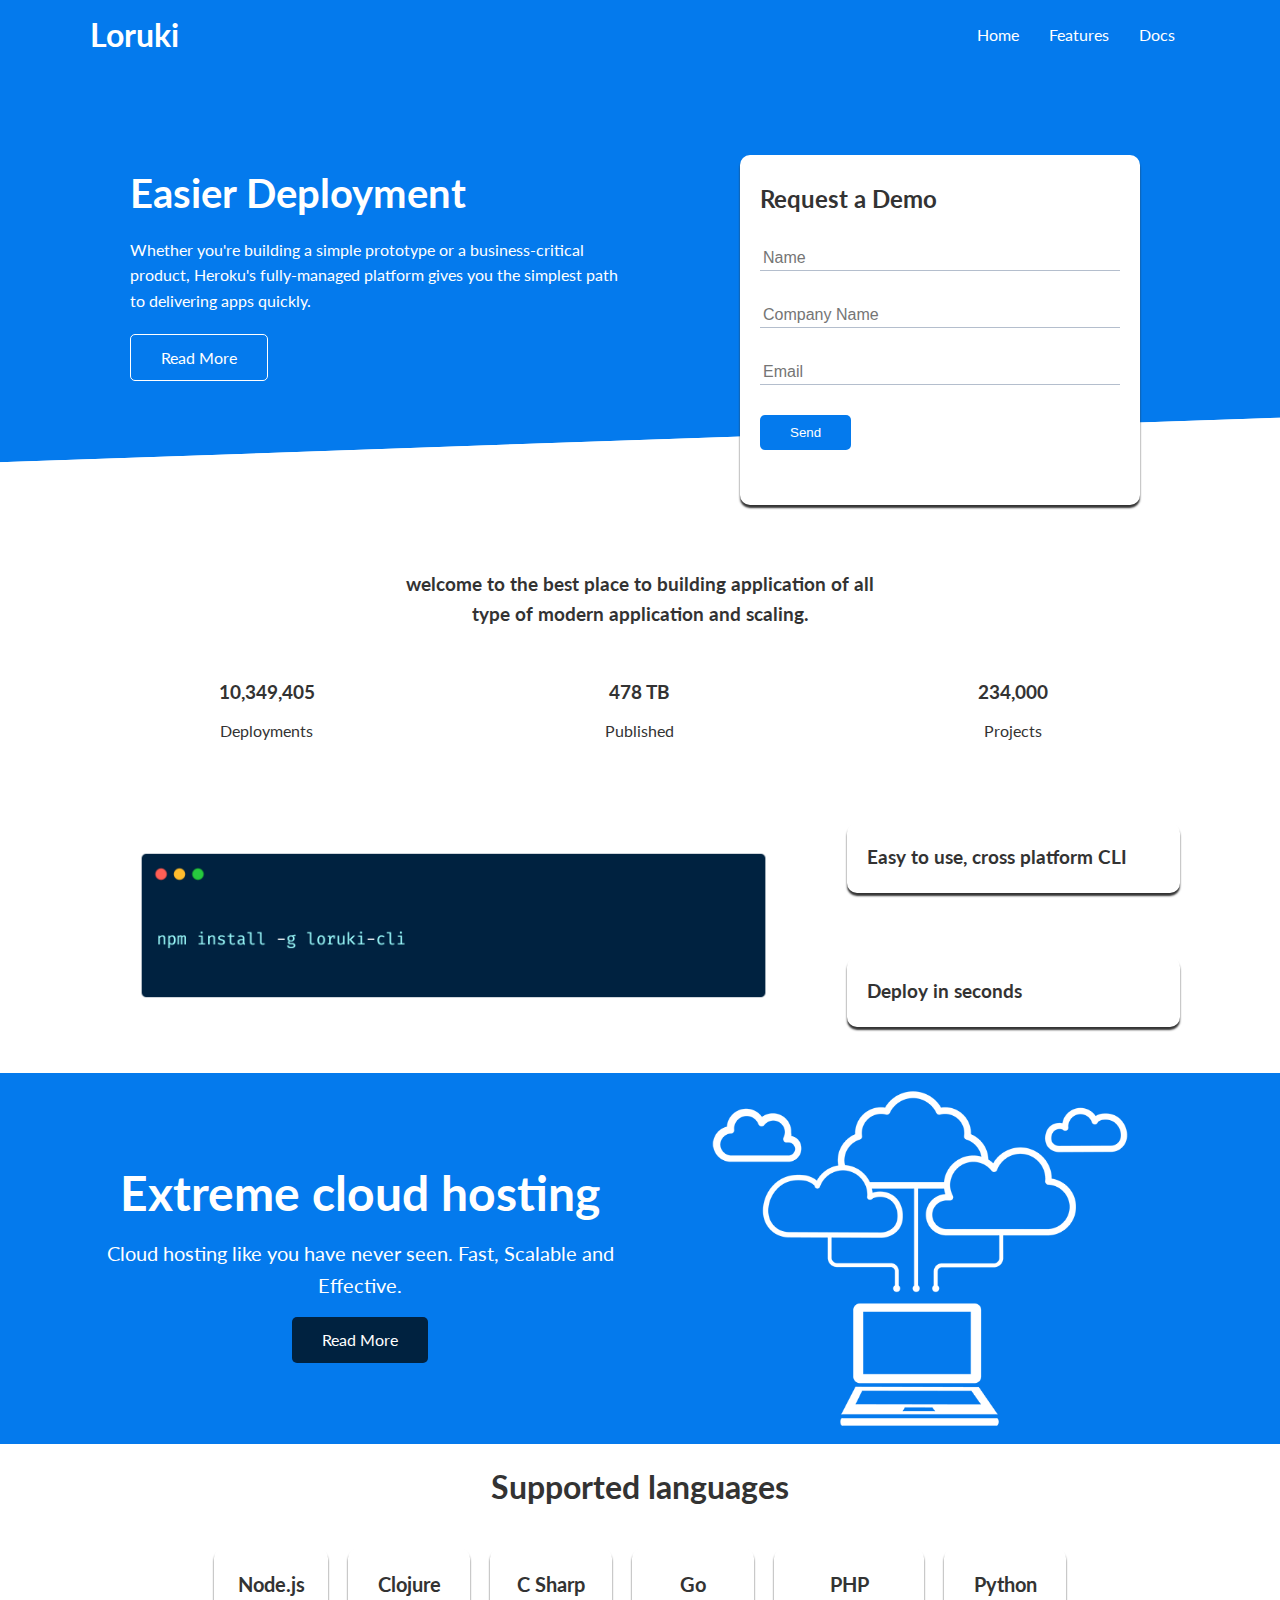
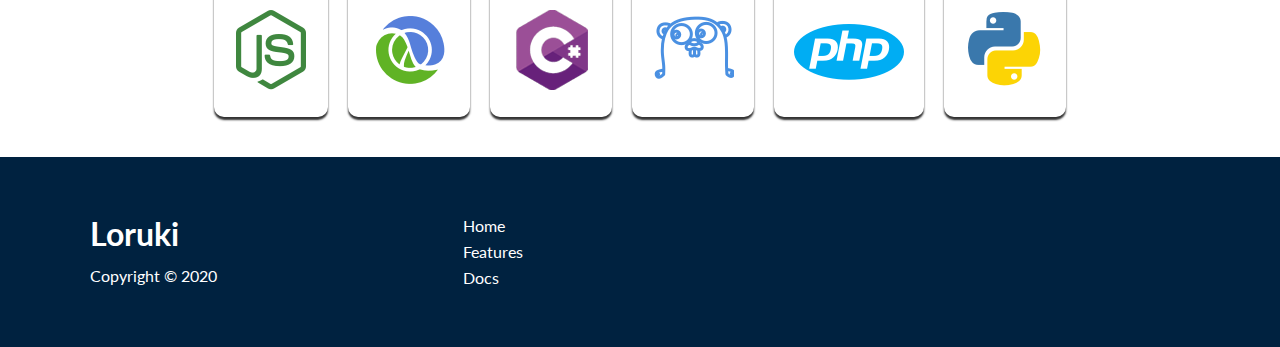
<file: index.html>
<!DOCTYPE html>
<html lang="en">
<head>
    <meta charset="UTF-8">
    <meta http-equiv="X-UA-Compatible" content="IE=edge">
    <meta name="viewport" content="width=device-width, initial-scale=1.0">
    <link rel="stylesheet" href="css/style.css">
    <link rel="stylesheet" href="https://cdnjs.cloudflare.com/ajax/libs/font-awesome/6.0.0-beta2/css/all.min.css" integrity="sha512-YWzhKL2whUzgiheMoBFwW8CKV4qpHQAEuvilg9FAn5VJUDwKZZxkJNuGM4XkWuk94WCrrwslk8yWNGmY1EduTA==" crossorigin="anonymous" referrerpolicy="no-referrer" />
    <title>Loruki Website | Cloud hosting for everyone</title>
</head>
<body>
    <!-- Navbar -->
<div class="navbar">
    <div class="container flex">
        <h1 class="logo">Loruki</h1>
        <nav>
            <ul>
                <li><a href="index.html">Home</a></li>
                <li><a href="features.html">Features</a></li>
                <li><a href="docs.html">Docs</a></li>
            </ul>
        </nav>
    </div>
</div>

<!-- Showcase -->

<section class="showcase">
    <div class="container grid">
        <div class="showcase-text">
            <h1>Easier Deployment</h1>
            <p>Whether you're building a simple prototype or a business-critical product, Heroku's fully-managed platform gives you the simplest path to delivering apps quickly.</p>
            <a href="features.html" class="btn btn-outline">Read More</a>
        </div>
        <div class="showcase-form card">
            <h2>Request a Demo</h2>
            <form>
                <div class="form-control">
                    <input type="text" name="name" placeholder="Name" required>
                </div>
                <div class="form-control">
                    <input type="text" name="company" placeholder="Company Name" required>
                </div>
                <div class="form-control">
                    <input type="email" name="email" placeholder="Email" required>
                </div>
                <input type="submit" value="Send" class="btn btn-primary">
            </form>

        </div>
    </div>
</section>

<!-- Stats -->

<section class="stats">
    <div class="container">
        <h3 class="stats-heading text-center my-1">
            welcome to the best place to building application of all type of modern application and scaling.
        </h3>
        <div class="grid-3 text-center my-4">
            <div>
                <i class="fas fa-server fa-3x"></i>
                <h3>10,349,405</h3>
                <p class="text-secondery">Deployments</p>
            </div>
            <div>
                <i class="fas fa-upload fa-3x"></i>
                <h3>478 TB</h3>
                <p class="text-secondery">Published</p>
            </div>
            <div>
                <i class="fas fa-project-diagram fa-3x"></i>
                <h3>234,000</h3>
                <p class="text-secondery">Projects</p>
            </div>
        </div>
    </div>
</section>

<!-- Cli  -->
<section class="cli">
    <div class="container grid">
        <img src="images/cli.png" alt="">
        <div class="card">
            <h3>Easy to use, cross platform CLI</h3>
        </div>
        <div class="card">
            <h3>Deploy in seconds</h3>
        </div>
    </div>
</section>

<!-- Cloud -->

<section class="cloud bg-primary my-2 py-2">
    <div class="container grid">
        <div class="text-center">
            <h2 class="lg">Extreme cloud hosting</h2>
            <p class="lead my-1">Cloud hosting like you have never seen. Fast, Scalable and Effective.</p>
            <a href="features.html" class="btn btn-dark">Read More</a>
        </div>
        <img src="images/cloud.png" alt="">
    </div>
</section>

<!-- languages -->

<section class="languages">
    <h2 class="md text-center my-2">
        Supported languages
    </h2>
    <div class="container flex">
        <div class="card">
            <h4>Node.js</h4>
            <img src="images/logos/node.png" alt="">
        </div>
        <div class="card">
            <h4>Clojure</h4>
            <img src="images/logos/clojure.png" alt="">
        </div>
        <div class="card">
            <h4>C Sharp</h4>
            <img src="images/logos/csharp.png" alt="">
        </div>
        <div class="card">
            <h4>Go</h4>
            <img src="images/logos/go.png" alt="">
        </div>
        <div class="card">
            <h4>PHP</h4>
            <img src="images/logos/php.png" alt="">
        </div>
        <div class="card">
            <h4>Python</h4>
            <img src="images/logos/python.png" alt="">
        </div>
    </div>
</section>

<!-- footer  -->

<footer class="footer bg-dark py-5">
    <div class="container grid-3">
        <div>
            <h1>Loruki</h1>
            <p>Copyright &copy; 2020</p>
        </div>
        <nav>
            <ul>
                <li><a href="index.html">Home</a></li>
                <li><a href="features.html">Features</a></li>
                <li><a href="docs.html">Docs</a></li>
            </ul>
        </nav>
        <div class="social">
            <a href="#"><i class="fab fa-github fa-2x"></i></a>
            <a href="#"><i class="fab fa-facebook fa-2x"></i></a>
            <a href="#"><i class="fab fa-instagram fa-2x"></i></a>
            <a href="#"><i class="fab fa-twitter fa-2x"></i></a>
        </div>
    </div>
</footer>
    
</body>
</html>
</file>
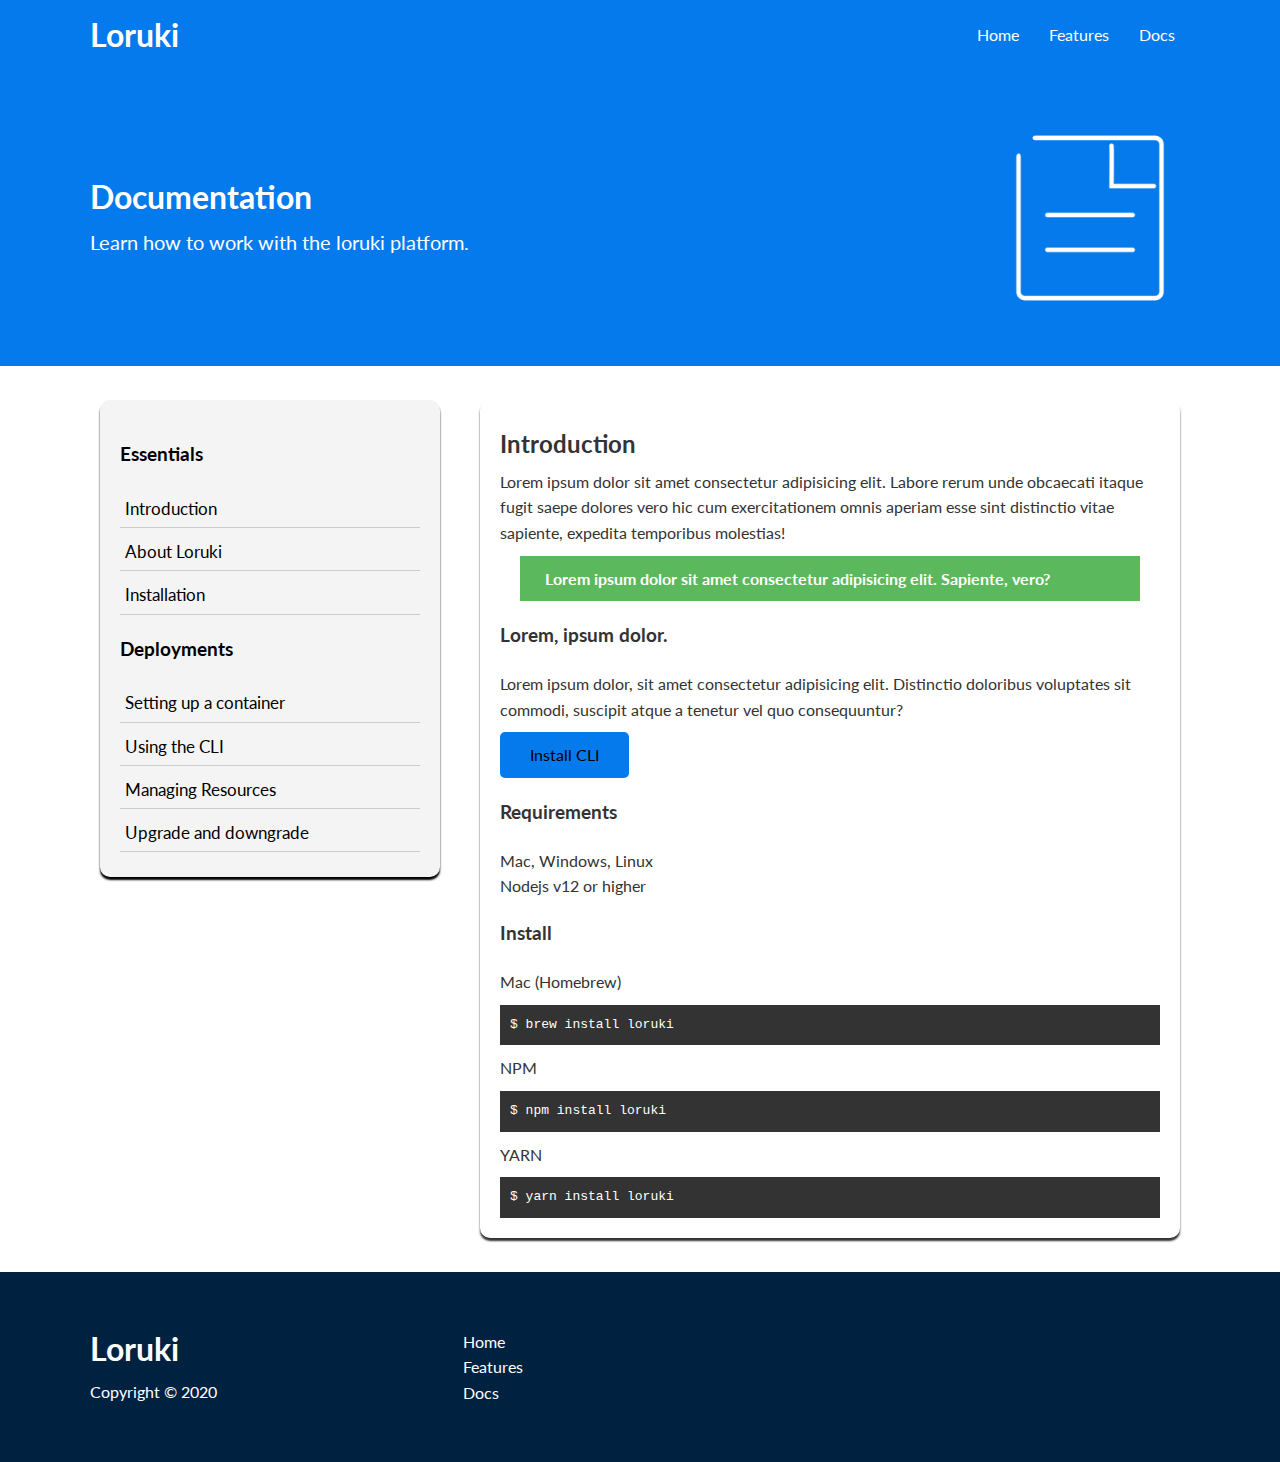
<file: docs.html>
<!DOCTYPE html>
<html lang="en">
<head>
    <meta charset="UTF-8">
    <meta http-equiv="X-UA-Compatible" content="IE=edge">
    <meta name="viewport" content="width=device-width, initial-scale=1.0">
    <link rel="stylesheet" href="css/style.css">
    <link rel="stylesheet" href="https://cdnjs.cloudflare.com/ajax/libs/font-awesome/6.0.0-beta2/css/all.min.css" integrity="sha512-YWzhKL2whUzgiheMoBFwW8CKV4qpHQAEuvilg9FAn5VJUDwKZZxkJNuGM4XkWuk94WCrrwslk8yWNGmY1EduTA==" crossorigin="anonymous" referrerpolicy="no-referrer" />
    <title>Loruki Website | Cloud hosting for everyone</title>
</head>
<body>
    <!-- Navbar -->
<div class="navbar">
    <div class="container flex">
        <h1 class="logo">Loruki</h1>
        <nav>
            <ul>
                <li><a href="index.html">Home</a></li>
                <li><a href="features.html">Features</a></li>
                <li><a href="docs.html">Docs</a></li>
            </ul>
        </nav>
    </div>
</div>

<!-- Docs head -->

<section class="docs-head bg-primary py-5">
    <div class="container grid">
        <div>
            <h1>Documentation</h1>
            <p class="lead">
                Learn how to work with the loruki platform.
            </p>
        </div>
        <img src="images/docs.png" alt="">
    </div>
</section>

<!-- DOcs main  -->

<section class="docs-main my-2">
    <div class="container grid">
        <div class="card bg-light py-3">
            <h3 class="my-2">Essentials</h3>
            <nav>
                <ul>
                    <li><a href="#">Introduction</a></li>
                    <li><a href="#">About Loruki</a></li>
                    <li><a href="#">Installation</a></li>
                </ul>
            </nav>
            <h3 class="my-2">Deployments</h3>
            <nav>
                <ul>
                    <li><a href="#">Setting up a container</a></li>
                    <li><a href="#">Using the CLI</a></li>
                    <li><a href="#">Managing Resources</a></li>
                    <li><a href="#">Upgrade and downgrade</a></li>
                </ul>
            </nav>
        </div>
        <div class="card">
            <h2>Introduction</h2>
            <p>Lorem ipsum dolor sit amet consectetur adipisicing elit. Labore rerum unde obcaecati itaque fugit saepe dolores vero hic cum exercitationem omnis aperiam esse sint distinctio vitae sapiente, expedita temporibus molestias!</p>
            <div class="alert alert-sucess">
                <i class="fas fa-info"></i>
                Lorem ipsum dolor sit amet consectetur adipisicing elit. Sapiente, vero?
            </div>
            <h3>Lorem, ipsum dolor.</h3>
            <p>Lorem ipsum dolor, sit amet consectetur adipisicing elit. Distinctio doloribus voluptates sit commodi, suscipit atque a tenetur vel quo consequuntur?</p>
            <a href="#" class="btn btn-primary">Install CLI</a>
            <h3>Requirements</h3>
            <ul>
                <li>Mac, Windows, Linux</li>
                <li>Nodejs v12 or higher</li>
            </ul>
            <h3>Install</h3>
            <p>Mac (Homebrew)</p>
            <pre><code>$ brew install loruki</code></pre>
            <p>NPM</p>
            <pre><code>$ npm install loruki</code></pre>
            <p>YARN</p>
            <pre><code>$ yarn install loruki</code></pre>

        </div>
    </div>
</section>

<!-- footer  -->

<footer class="footer bg-dark py-5">
    <div class="container grid-3">
        <div>
            <h1>Loruki</h1>
            <p>Copyright &copy; 2020</p>
        </div>
        <nav>
            <ul>
                <li><a href="index.html">Home</a></li>
                <li><a href="features.html">Features</a></li>
                <li><a href="docs.html">Docs</a></li>
            </ul>
        </nav>
        <div class="social">
            <a href="#"><i class="fab fa-github fa-2x"></i></a>
            <a href="#"><i class="fab fa-facebook fa-2x"></i></a>
            <a href="#"><i class="fab fa-instagram fa-2x"></i></a>
            <a href="#"><i class="fab fa-twitter fa-2x"></i></a>
        </div>
    </div>
</footer>
    
</body>
</html>
</file>
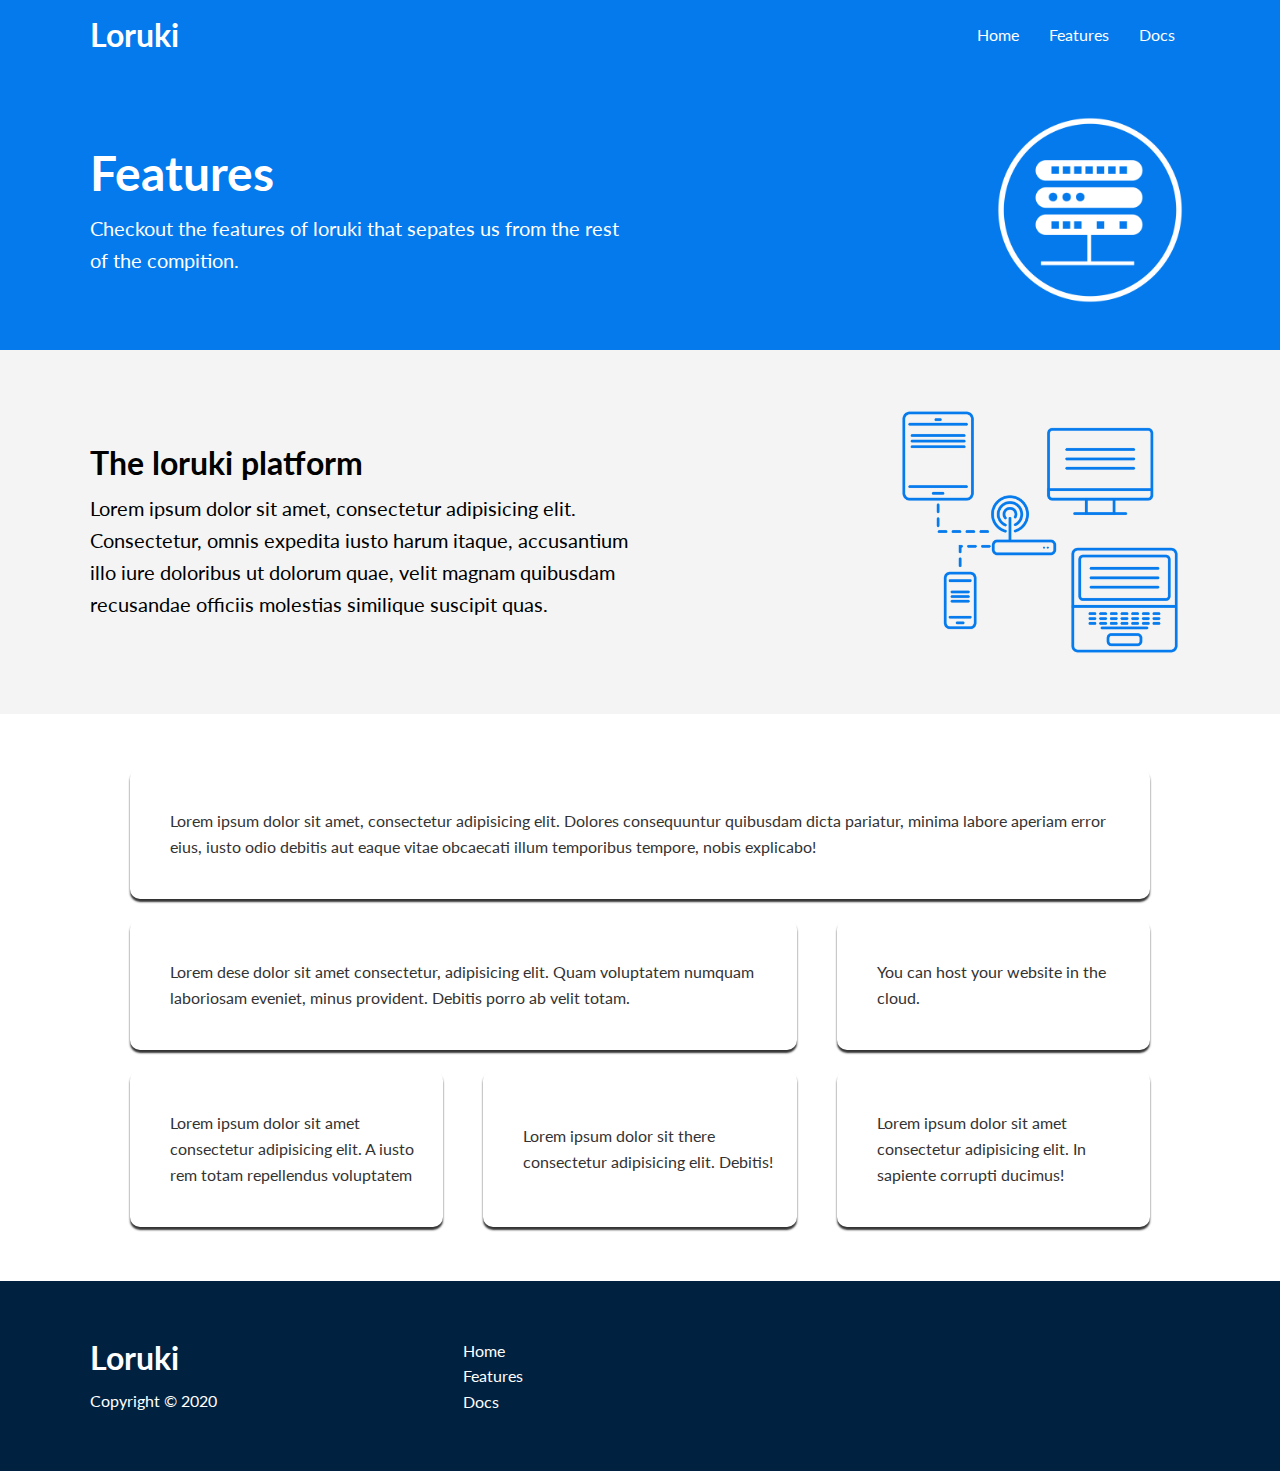
<file: features.html>
<!DOCTYPE html>
<html lang="en">
<head>
    <meta charset="UTF-8">
    <meta http-equiv="X-UA-Compatible" content="IE=edge">
    <meta name="viewport" content="width=device-width, initial-scale=1.0">
    <link rel="stylesheet" href="css/style.css">
    <link rel="stylesheet" href="https://cdnjs.cloudflare.com/ajax/libs/font-awesome/6.0.0-beta2/css/all.min.css" integrity="sha512-YWzhKL2whUzgiheMoBFwW8CKV4qpHQAEuvilg9FAn5VJUDwKZZxkJNuGM4XkWuk94WCrrwslk8yWNGmY1EduTA==" crossorigin="anonymous" referrerpolicy="no-referrer" />
    <title>Loruki Website | Cloud hosting for everyone</title>
</head>
<body>
    <!-- Navbar -->
<div class="navbar">
    <div class="container flex">
        <h1 class="logo">Loruki</h1>
        <nav>
            <ul>
                <li><a href="index.html">Home</a></li>
                <li><a href="features.html">Features</a></li>
                <li><a href="docs.html">Docs</a></li>
            </ul>
        </nav>
    </div>
</div>

<!-- features -->

<section class="features bg-primary">
    <div class="container grid">
        <div>
            <h1>Features</h1>
            <p class="lead">
                Checkout the features of loruki that sepates us from the rest of the compition.
            </p>
        </div>
        <img src="images/server.png" alt="">
    </div>
</section>

<!-- sub-features  -->

<section class="sub-features bg-light py-4">
    <div class="container grid ">
        <div>
            <h1>The loruki platform</h1>
            <p class="lead">
                Lorem ipsum dolor sit amet, consectetur adipisicing elit. Consectetur, omnis expedita iusto harum itaque, accusantium illo iure doloribus ut dolorum quae, velit magnam quibusdam recusandae officiis molestias similique suscipit quas.
            </p>
        </div>
        <img src="images/server2.png" alt="">

    </div>
</section>

<!-- features-main  -->

<section class="features-main my-2">
    <div class="container grid-3">
        <div class="card flex">
            <i class="fas fa-server fa-3x"></i>
            <p>Lorem ipsum dolor sit amet, consectetur adipisicing elit. Dolores consequuntur quibusdam dicta pariatur, minima labore aperiam error eius, iusto odio debitis aut eaque vitae obcaecati illum temporibus tempore, nobis explicabo!</p>
        </div>
        <div class="card flex">
            <i class="fas fa-cloud fa-3x"></i>
            <p>Lorem dese dolor sit amet consectetur, adipisicing elit. Quam voluptatem numquam laboriosam eveniet, minus provident. Debitis porro ab velit totam.</p>
        </div>
        <div class="card flex">
            <i class="fas fa-leaf fa-3x"></i>
            <p>You can host your website in the cloud. </p>
        </div>
        <div class="card flex">
            <i class="fas fa-podcast fa-3x"></i>
            <p>Lorem ipsum dolor sit amet consectetur adipisicing elit. A iusto rem totam repellendus voluptatem </p>
        </div>
        <div class="card flex">
            <i class="fas fa-database fa-3x"></i>
            <p>Lorem ipsum dolor sit there consectetur adipisicing elit. Debitis!</p>
        </div>
        <div class="card flex">
            <i class="fas fa-globe fa-3x"></i>
            <p>Lorem ipsum dolor sit amet consectetur adipisicing elit. In sapiente corrupti ducimus!</p>
        </div>
    </div>

</section>
<!-- footer  -->

<footer class="footer bg-dark py-5">
    <div class="container grid-3">
        <div>
            <h1>Loruki</h1>
            <p>Copyright &copy; 2020</p>
        </div>
        <nav>
            <ul>
                <li><a href="index.html">Home</a></li>
                <li><a href="features.html">Features</a></li>
                <li><a href="docs.html">Docs</a></li>
            </ul>
        </nav>
        <div class="social">
            <a href="#"><i class="fab fa-github fa-2x"></i></a>
            <a href="#"><i class="fab fa-facebook fa-2x"></i></a>
            <a href="#"><i class="fab fa-instagram fa-2x"></i></a>
            <a href="#"><i class="fab fa-twitter fa-2x"></i></a>
        </div>
    </div>
</footer>
    
</body>
</html>
</file>
<file: css/style.css>
@import url('https://fonts.googleapis.com/css2?family=Lato:wght@300&display=swap');

:root{
    --primary-color:#047aed;
    --secondary-color:#1c3fae;
    --dark-color:#002240;
    --success-color:#5cb85c;
    --light-color:#f4f4f4;
}

*{
    box-sizing: border-box;
    padding:0;
    margin:0;
}

body{
    font-family: 'Lato', sans-serif;
    color:#333;
    line-height: 1.6;
}

ul{
    list-style-type: none;
}
a{
    text-decoration: none;
    color:#333;
}
h1,h2{
    line-height: 1.2;
    margin: 10px 0;
}
p{
    margin: 10px 0;
}
img{
    width: 100%;
}
.navbar{
    background-color: #047aed;
    color:#fff;
    height:70px;
}
.navbar ul{
    display: flex;
}
.navbar a{
    color:#fff;
    padding:10px;
    margin: 0 5px;
}
.navbar a:hover{
    border-bottom: 2px solid #fff;
}

.navbar .flex{
    justify-content: space-between;
}

/* Showcase */

.showcase{
    height:400px;
    background-color: var(--primary-color);
    color:#fff;
    position: relative;
}

.showcase h1{
    font-size:40px;
}
.showcase p{
    margin:20px 0;
}
.showcase .grid{
    overflow: visible;
    grid-template-columns: 45% 45%;
    gap:30px;
}

.showcase::after,
.showcase::before{
    content: '';
    position:absolute;
    bottom: -70px;
    left:0;
    right: 0;
    height: 100px;
    background:#fff;
    transform: skewY(-2deg);
    -webkit-transform: skewY(-2deg);
    -moz-transform: skewY(-2deg);
    -ms-transform: skewY(-2deg);
}

.showcase-text{
    animation: slideItFromLeft 1s ease-in;
}

.showcase-form{
    position: relative;
    top:60px;
    height:350px;
    width:400px;
    padding: 40px;
    justify-self: flex-end;
    z-index: 100;
    animation: slideItFromRight 1s ease-in;
}

.showcase-form .form-control{
    margin: 30px 0;
}
.showcase-form .form-control input[type="text"],
.showcase-form .form-control input[type="email"]{
    width:100%;
    border:0;
    border-bottom: 1px solid #b4becd;
    padding: 3px;
    font-size: 1rem;
}
.showcase-form input:focus{
    outline:none;
}

/* Stats */

.stats{
    padding-top:100px;
    animation: slideItFromBottom 1s ease-in;
}
.stats-heading{
    max-width:500px;
    margin: auto !important;
}
.stats .grid p{
    font-size: 20px;
    font-weight: bold;
}

.stats .grid h3{
    font-size: 35px;
}


/* Cli */

.cli .grid{
    grid-template-columns: repeat(3, 1fr);
    grid-template-rows: repeat(2, 1fr);
}
.cli .grid >*:first-child {
    grid-column: 1 / span 2;
    grid-row: 1 / span 2;
}

/* languages */
.languages .flex{
    flex-wrap: wrap;
}
.languages .card{
    text-align: center;
    margin: 18px 10px 40px;
    transition: transform 0.2s ease-in;
}

.languages .card h4{
    font-size: 20px;
    margin-bottom: 10px;
}

.languages .card:hover{
    transform: translateY(-15px);
}

/* features */

.features{
    padding: 40px 0;
  
    color:#fff;
}
.features h1{
    font-size: 3rem;
}

.docs-head img,
.features img{
    width: 200px;
    justify-self: flex-end;
}

.sub-features img{
    width:300px;
    justify-self: flex-end;
}

/* features-main  */

.features-main .card >i{
    margin-right:20px;
}

.features-main .grid-3{
    padding:30px;
}
.features-main .grid-3 >*:first-child {
    grid-column: 1 / span 3;
}
.features-main .grid-3 >*:nth-child(2){
    grid-column: 1 / span 2;
}

/* docs  */
.docs-main h3{
    margin:20px 0;
}
.docs-main .grid{
    grid-template-columns: 1fr 2fr;
    align-items: flex-start;
}
.docs-main nav li{
    font-size:17px;
    margin-bottom: 5px;
    padding: 5px;
    border-bottom: 1px #ccc solid;
}
.docs-main nav a:hover{
    font-weight: bold;
}
pre{
    background: #333;
    padding: 10px;
    color: #fff;
}

/* footer */

.footer .social a{
    margin:0 10px ;
}


 /* Utilities */
.container{
    max-width: 1100px;  
    margin: 0 auto;
    overflow: auto;
    padding:0 40 px;
}
.card{
    background-color: #fff;
    color:#333;
    border-radius: 10px;
    box-shadow: 0 3px 2px;
    padding: 20px;
    margin: 10px;
}
.btn{
    display: inline-block;
    padding: 10px 30px;
    cursor: pointer;
    background: var(--primary-color);
    border:none;
    border-radius: 5px;
    color:#fff;
}
.btn-outline{
    background-color: transparent;
    border: 1px solid #fff;
}

.btn:hover{
    transform: scale(0.98);
}
.text-center{
    text-align: center;
}

.my-1{
    margin: 1rem 0;
}
.my-2{
    margin:1.5rem 0;
}
.my-3{
    margin:2rem 0;
}
.my-4{
    margin:3rem 0;
}
.my-5{
    margin:4rem 0;
}

.m-1{
    margin: 1rem;
}
.m-2{
    margin:1.5rem;
}
.m-3{
    margin:2rem;
}
.m-4{
    margin:3rem;
}
.m-5{
    margin:4rem;
}
.py-5{
    padding:3rem 0;
}
.py-4{
    padding:2rem 0;
}



.flex{
    display: flex;
    align-items: center;
    justify-content: center;
    height: 100%;

}
.grid{
    display:grid;
    grid-template-columns: repeat(2, 1fr);
    gap:20px;
    justify-content: center;
    align-items: center;
    height: 100%;
}
.grid-3{
    display:grid;
    grid-template-columns: repeat(3, 1fr);
    gap:20px;
    justify-content: center;
    align-items: center;
    height: 100%;
}
/* background and colored buttons */

.bg-primary, .btn-primary{
    background: var(--primary-color);
    color:#fff;
}
.bg-secondary, .btn-secondary{
    background: var(--secondary-color);
    color:#fff;
}
.bg-dark, .btn-dark{
    background: var(--dark-color);
    color:#fff;
}
.bg-light, .btn-light{
    color:#000;
    background: var(--light-color);
}
a{
    color: #fff;
}
.docs-main a{
    color: #000;
}
/* Text sizes */
.lead{
    font-size: 20px;
}
.lg{
    font-size:3rem;
}
.md{
    font-size:2rem;
}
.alert{
    background: var(--success-color);
    padding: 10px;
    margin:10px 20px;
    color:#fff;
    font-weight: bold;
}
.alert i{
    margin-right: 15px;
}
.alert-success{
    background: var(--success-color);
}

/* Animation  */
@keyframes slideItFromLeft{
    0%{
        transform: translateX(-100%);
    }
    100%{
        transform: translateX(0);
    }

}
@keyframes slideItFromRight{
    0%{
        transform: translateX(100%);
    }
    100%{
        transform: translateX(0);
    }

}
@keyframes slideItFromTop{
    0%{
        transform: translateY(-100%);
    }
    100%{
        transform: translateX(0);
    }

}
@keyframes slideItFromBottom{
    0%{
        transform: translateY(100%);
    }
    100%{
        transform: translateX(0);
    }

}
/* tablets and under */

@media (max-width:768px) {

    .grid,
    .showcase .grid,
    .cli .grid,
    .grid-3,
    .docs-head .grid,
    .docs-main .grid{
        grid-template-columns: 1fr;
        grid-template-rows: 1fr;
    }
    .showcase{
        height: auto;
    }
    .showcase-text{
        text-align: center;
        margin-top: 20px;
    }
    .showcase-form{
        justify-self: center;
        margin:auto;
    }
    .cli .grid >*:first-child {
        grid-column: 1;
        grid-row: 1 ;
    }
    .features,
    .sub-features,
    .docs-head
    {
        text-align: center;
    }
    .features img,
    .sub-features img,
    .docs-head img
    {
        justify-self: center;
    }
    .features-main .grid-3 >*:first-child,
    .features-main .grid-3 > *:nth-child(2){
        grid-column: 1;
    }
}

@media (max-width:500px){
    .navbar{
        height: 110px;
    }
    .navbar .flex{
        flex-direction: column;
    }
    .navbar ul{
        padding: 10px;
        background-color: rgba(0,0,0,0.1);
    }
}
</file>
